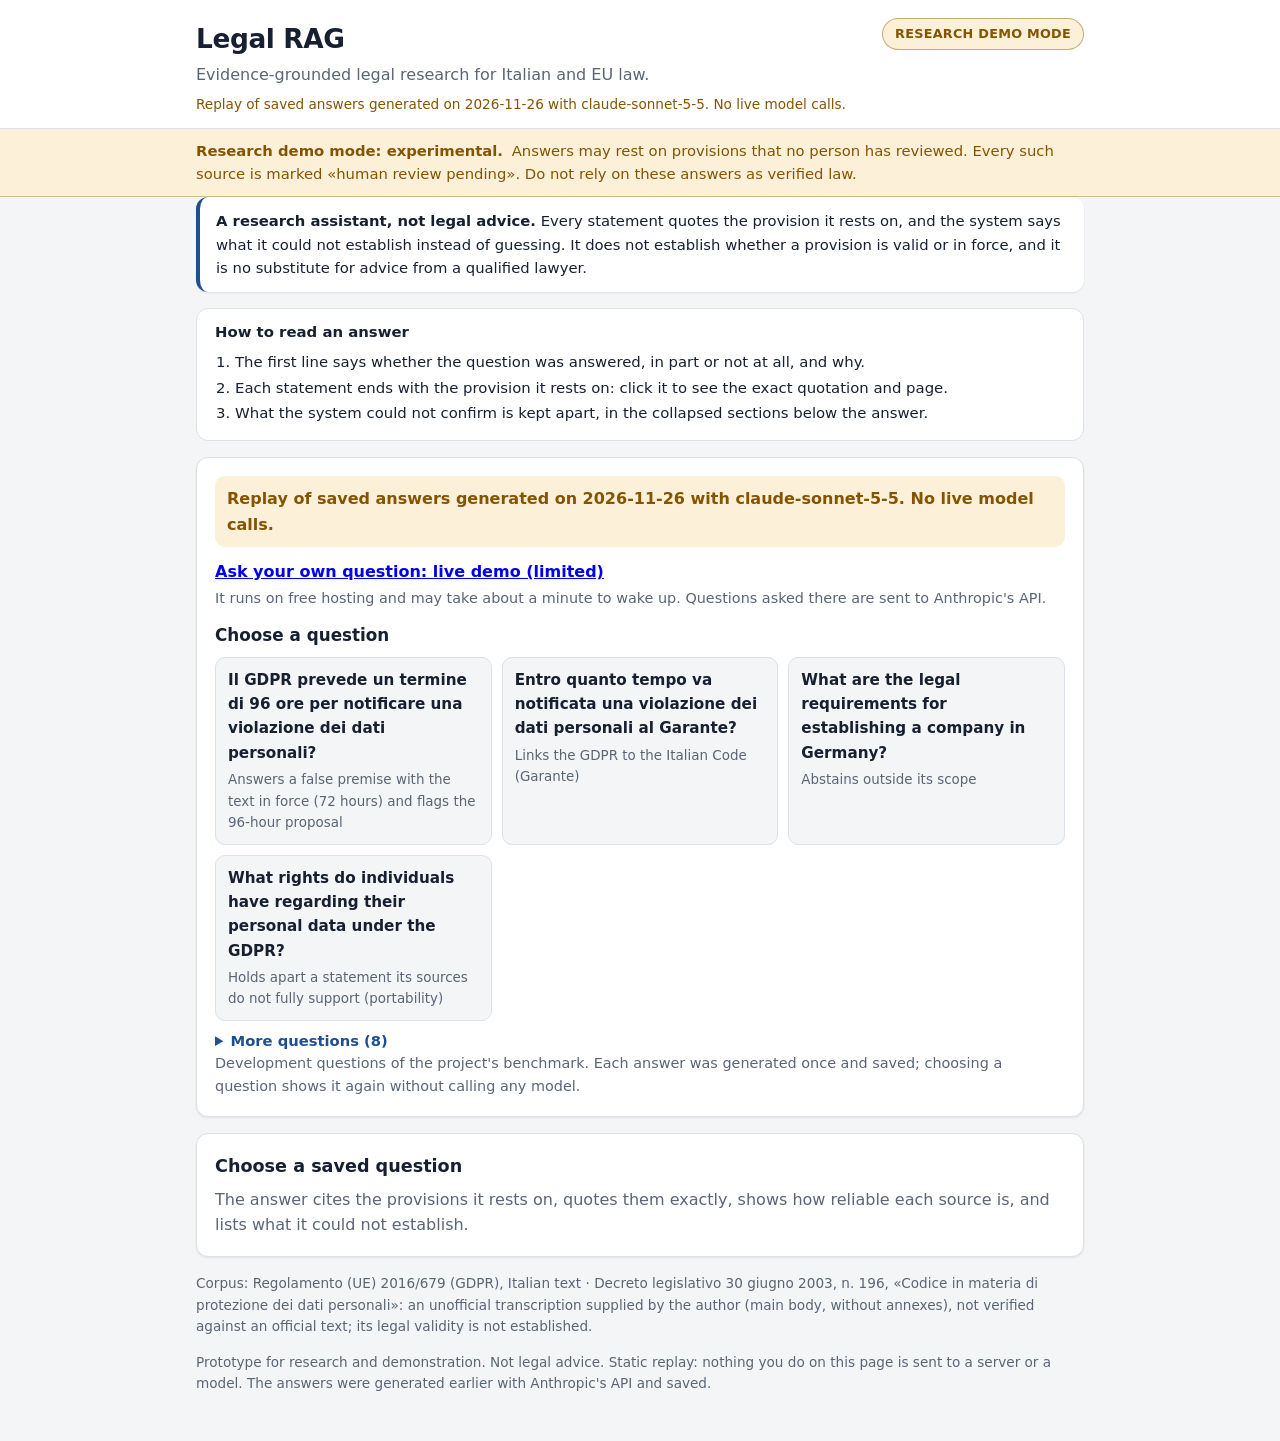
<file: demo/replay/index.html>
<!doctype html>
<html lang="en" data-replay="replay.json">
<head>
  <meta charset="utf-8">
  <meta http-equiv="Content-Security-Policy" content="default-src 'self'; base-uri 'none'; form-action 'none'; object-src 'none'">
  <meta name="viewport" content="width=device-width, initial-scale=1">
  <title>Legal RAG</title>
  <meta name="description" content="Evidence-grounded legal research for Italian and EU law.">
  <link rel="stylesheet" href="app.css">
  <script src="app.js" defer></script>
</head>
<body>
  <header class="site-header">
    <div class="wrap header-row">
      <div>
        <h1 class="brand">Legal RAG</h1>
        <p class="tagline">Evidence-grounded legal research for Italian and EU law.</p>
      </div>
      <span id="mode-pill" class="mode-pill verified" aria-live="polite">Verified mode</span>
    </div>
    <div class="wrap">
      <p id="status" class="status" aria-live="polite">Loading the saved answers…</p>
    </div>
  </header>

  <div id="research-warning" class="research-warning" role="alert" hidden>
    <div class="wrap">
      <strong>Research demo mode: experimental.</strong>
      Answers may rest on provisions that no person has reviewed. Every such source is marked
      «human review pending». Do not rely on these answers as verified law.
    </div>
  </div>

  <main class="wrap">
    <aside class="notice" role="note">
      <strong>A research assistant, not legal advice.</strong>
      Every statement quotes the provision it rests on, and the system says what it could not
      establish instead of guessing. It does not establish whether a provision is valid or in
      force, and it is no substitute for advice from a qualified lawyer.
    </aside>

    <aside id="public-notice" class="public-notice" role="note" hidden>
      <strong>Your question is sent to Anthropic's API.</strong>
      The question and the provisions retrieved for it are sent to Anthropic's API for analysis,
      generation and verification. Do not include personal data: no names, contact details or
      facts of a real case.
      <span id="public-limits"></span>
      <a id="public-replay" href="#" target="_blank" rel="noopener">Saved answers (replay, no model calls)</a>
    </aside>

    <aside class="howto" role="note">
      <strong>How to read an answer</strong>
      <ol>
        <li>The first line says whether the question was answered, in part or not at all, and why.</li>
        <li>Each statement ends with the provision it rests on: click it to see the exact quotation and page.</li>
        <li>What the system could not confirm is kept apart, in the collapsed sections below the answer.</li>
      </ol>
    </aside>

    <form id="ask-form" class="card ask-card" novalidate>
      <fieldset class="modes">
        <legend class="label">Mode</legend>
        <label class="mode-option">
          <input type="radio" name="mode" value="verified" checked>
          <span><strong>Verified</strong>
            <small>Only provisions that have passed human review can be cited.</small></span>
        </label>
        <label class="mode-option research">
          <input type="radio" name="mode" value="research">
          <span><strong>Research demo</strong>
            <small>Also provisions pending human review, each marked. Experimental.</small></span>
        </label>
      </fieldset>
      <label id="ack-row" class="ack" hidden>
        <input type="checkbox" id="ack">
        <span>I understand that research answers may rest on unreviewed sources and are not
          verified.</span>
      </label>

      <label for="question" class="label">Your question</label>
      <textarea id="question" name="question" rows="5" maxlength="2000" required
        placeholder="Ask in Italian or English, e.g.: Entro quanto tempo il titolare deve notificare una violazione dei dati personali all'autorità di controllo?"></textarea>
      <div class="form-row">
        <span id="counter" class="muted">0 / 2000</span>
        <span class="muted">Enter to ask · Shift+Enter for a new line</span>
      </div>
      <div class="examples">
        <span class="muted">Try:</span>
        <button type="button" class="chip example">When is a personal data breach required to be notified to the Italian Data Protection Authority?</button>
        <button type="button" class="chip example" lang="it">Che cos'è una violazione dei dati personali?</button>
        <button type="button" class="chip example" lang="it">Quando il titolare deve comunicare una violazione dei dati personali agli interessati?</button>
        <button type="button" class="chip example" lang="it">Qual è l'età minima per il consenso del minore ai servizi della società dell'informazione in Italia?</button>
      </div>
      <div class="actions">
        <button type="submit" id="ask" class="button primary">Ask</button>
        <button type="button" id="reset" class="button secondary" hidden>New question</button>
      </div>
    </form>

    <section id="state" aria-live="polite"></section>
    <p id="announce" class="sr-only" aria-live="polite"></p>

    <section id="empty" class="card empty">
      <h2>Ask a question about the GDPR or the Italian Privacy Code</h2>
      <p class="muted">The answer cites the provisions it rests on, quotes them exactly, shows
        how reliable each source is, and lists what it could not establish. When the evidence is
        not enough, the system abstains and says why.</p>
    </section>

    <section id="result" hidden></section>
  </main>

  <footer class="wrap site-footer">
    <p id="corpus" class="muted"></p>
    <p id="footer-note" class="muted">Prototype for research and demonstration. Not legal advice. Static replay: nothing you do on this page is sent to a server or a model. The answers were generated earlier with Anthropic's API and saved.</p>
  </footer>
</body>
</html>
</file>
<file: demo/replay/app.css>
:root {
  --bg: #f4f5f7;
  --surface: #ffffff;
  --text: #172030;
  --muted: #5a6575;
  --border: #dce1e7;
  --accent: #1d4f91;
  --accent-soft: #e8eef7;
  --accent-text: #ffffff;
  --ok: #1b6e48;
  --ok-bg: #e6f4ec;
  --warn: #855400;
  --warn-bg: #fcf1d8;
  --stop: #9f3127;
  --stop-bg: #fbe8e5;
  --quote-bg: #f2f4f8;
  --radius: 12px;
  --shadow: 0 1px 2px rgba(16, 24, 40, 0.05), 0 1px 3px rgba(16, 24, 40, 0.04);
  color-scheme: light;
}

@media (prefers-color-scheme: dark) {
  :root {
    --bg: #11151b;
    --surface: #181e27;
    --text: #e3e7ed;
    --muted: #98a3b2;
    --border: #2a3340;
    --accent: #79aef0;
    --accent-soft: #1d2a3b;
    --accent-text: #0c1016;
    --ok: #74d3a5;
    --ok-bg: #15302a;
    --warn: #efc36d;
    --warn-bg: #372d16;
    --stop: #f09a90;
    --stop-bg: #3a1e1b;
    --quote-bg: #202834;
    --shadow: none;
    color-scheme: dark;
  }
}

* { box-sizing: border-box; }

body {
  margin: 0;
  background: var(--bg);
  color: var(--text);
  font: 16px/1.6 system-ui, -apple-system, "Segoe UI", Roboto, "Helvetica Neue", Arial, sans-serif;
}

.wrap { max-width: 920px; margin: 0 auto; padding: 0 16px; }

/* Header */
.site-header { background: var(--surface); border-bottom: 1px solid var(--border); padding: 18px 0 12px; }
.header-row { display: flex; justify-content: space-between; align-items: flex-start; gap: 12px; flex-wrap: wrap; }
.brand { margin: 0; font-size: 1.65rem; letter-spacing: -0.015em; }
.tagline { margin: 2px 0 6px; color: var(--muted); }
.status { margin: 0; font-size: 0.85rem; color: var(--muted); }
.status.warn { color: var(--warn); }
.status.stop { color: var(--stop); }
.mode-pill {
  font-size: 0.8rem; font-weight: 700; letter-spacing: 0.02em; text-transform: uppercase;
  border-radius: 999px; padding: 5px 12px; border: 1px solid transparent; white-space: nowrap;
}
.mode-pill.verified { background: var(--ok-bg); color: var(--ok); border-color: color-mix(in srgb, var(--ok) 35%, transparent); }
.mode-pill.research { background: var(--warn-bg); color: var(--warn); border-color: color-mix(in srgb, var(--warn) 45%, transparent); }
.research-warning { background: var(--warn-bg); color: var(--warn); border-bottom: 1px solid color-mix(in srgb, var(--warn) 35%, transparent); padding: 10px 0; font-size: 0.925rem; }
.research-warning strong { margin-right: 4px; }

main { padding-top: 20px; padding-bottom: 32px; }

.notice {
  border-left: 4px solid var(--accent);
  background: var(--surface);
  padding: 12px 16px;
  border-radius: var(--radius);
  margin-bottom: 16px;
  font-size: 0.925rem;
  box-shadow: var(--shadow);
}

.card {
  background: var(--surface);
  border: 1px solid var(--border);
  border-radius: var(--radius);
  padding: 18px;
  margin-bottom: 16px;
  box-shadow: var(--shadow);
}
.card > h2, .card > h3 { margin-top: 0; }
.empty h2 { font-size: 1.1rem; margin-bottom: 6px; }
.empty p { margin: 0; }

.label { display: block; font-weight: 650; margin-bottom: 6px; }

/* Mode selector */
.modes { border: 0; padding: 0; margin: 0 0 12px; display: grid; grid-template-columns: 1fr 1fr; gap: 8px; }
.modes legend { padding: 0; margin-bottom: 6px; }
.mode-option {
  display: flex; gap: 10px; align-items: flex-start;
  border: 1px solid var(--border); border-radius: 10px; padding: 10px 12px; cursor: pointer;
  background: var(--bg);
}
.mode-option small { display: block; color: var(--muted); font-size: 0.82rem; line-height: 1.4; }
.mode-option input { margin-top: 4px; accent-color: var(--accent); }
.mode-option:has(input:checked) { border-color: var(--accent); background: var(--accent-soft); }
.mode-option.research:has(input:checked) { border-color: var(--warn); background: var(--warn-bg); }
.ack {
  display: flex; gap: 10px; align-items: flex-start; margin: -2px 0 14px; padding: 10px 12px;
  border-radius: 10px; background: var(--warn-bg); color: var(--warn); font-size: 0.9rem;
}
.ack input { margin-top: 4px; accent-color: var(--warn); }

textarea {
  width: 100%;
  min-height: 120px;
  resize: vertical;
  font: inherit;
  font-size: 1.02rem;
  color: inherit;
  background: var(--bg);
  border: 1px solid var(--border);
  border-radius: 10px;
  padding: 12px 14px;
}
/* Replay of saved answers (src/web_replay.py) */
.replay-label { margin: 0 0 12px; padding: 10px 12px; border-radius: 10px; background: var(--warn-bg); color: var(--warn); font-weight: 600; }
.replay-select {
  width: 100%;
  max-width: 100%;
  font: inherit;
  color: inherit;
  background: var(--bg);
  border: 1px solid var(--border);
  border-radius: 10px;
  padding: 10px 12px;
  margin-bottom: 8px;
}
.replay-card p.muted { margin: 0; font-size: 0.9rem; }
.sr-only { position: absolute; width: 1px; height: 1px; padding: 0; margin: -1px; overflow: hidden; clip: rect(0, 0, 0, 0); white-space: nowrap; border: 0; }
.widened-note { display: block; margin-top: 4px; font-size: 0.88rem; font-style: normal; color: var(--muted); }
.replay-live { margin: 0 0 12px; font-weight: 600; }
.replay-live-note { display: block; margin-top: 2px; font-weight: 400; font-size: 0.9rem; color: var(--muted); }

textarea:focus-visible, button:focus-visible, a:focus-visible, summary:focus-visible, input:focus-visible, select:focus-visible {
  outline: 3px solid var(--accent);  /* solid: at least 3:1 against the page (WCAG 1.4.11) */
  outline-offset: 2px;
}

.form-row { display: flex; justify-content: space-between; gap: 8px; flex-wrap: wrap; margin: 6px 0 10px; font-size: 0.85rem; }
.muted { color: var(--muted); }

.examples { display: flex; flex-wrap: wrap; gap: 6px; align-items: center; margin-bottom: 14px; font-size: 0.85rem; }
.chip {
  font: inherit; font-size: 0.85rem; text-align: left;
  border: 1px solid var(--border); background: var(--bg); color: var(--text);
  border-radius: 999px; padding: 4px 11px; cursor: pointer;
}
.chip:hover { border-color: var(--accent); }

.actions { display: flex; gap: 8px; flex-wrap: wrap; }
.button { font: inherit; font-weight: 650; border-radius: 9px; padding: 10px 20px; cursor: pointer; border: 1px solid transparent; }
.button.primary { background: var(--accent); color: var(--accent-text); }
.button.secondary { background: transparent; color: var(--accent); border-color: var(--border); }
.button:disabled { opacity: 0.5; cursor: not-allowed; }

/* States */
.loading { display: flex; align-items: center; gap: 12px; }
.spinner {
  width: 20px; height: 20px; flex: none;
  border: 3px solid var(--border); border-top-color: var(--accent); border-radius: 50%;
  animation: spin 0.9s linear infinite;
}
@keyframes spin { to { transform: rotate(360deg); } }
@media (prefers-reduced-motion: reduce) { .spinner { animation: none; } }

.banner { border-radius: var(--radius); padding: 14px 18px; margin-bottom: 16px; border: 1px solid transparent; }
.banner h2 { margin: 0 0 2px; font-size: 1.2rem; display: flex; gap: 10px; align-items: center; flex-wrap: wrap; }
.banner p { margin: 6px 0 0; }
.banner.ok { background: var(--ok-bg); color: var(--ok); border-color: color-mix(in srgb, var(--ok) 30%, transparent); }
.banner.warn { background: var(--warn-bg); color: var(--warn); border-color: color-mix(in srgb, var(--warn) 30%, transparent); }
.banner.stop { background: var(--stop-bg); color: var(--stop); border-color: color-mix(in srgb, var(--stop) 30%, transparent); }
.banner .detail { color: var(--text); }

h3 { font-size: 1.02rem; margin: 0 0 12px; }

/* Answer */
.card p.summary { margin: 0 0 14px; font-size: 1.06rem; font-weight: 550; }
.answer p.statement { margin: 0 0 12px; font-size: 1.04rem; }
.answer p.statement:last-child { margin-bottom: 0; }
.direct { margin: 0 0 14px; padding: 10px 12px; border-left: 3px solid var(--accent); background: var(--bg); border-radius: 6px; }
.direct-label { margin: 0 0 4px; font-size: 0.82rem; color: var(--muted); }
.direct-label strong { font-size: 0.95rem; color: var(--text); }
.direct-text { margin: 0; font-size: 1.06rem; }
.direct-none { margin: 0 0 14px; font-size: 0.93rem; color: var(--warn); }
.basis-tag { color: var(--accent); }
.kind-tag { font-size: 0.72rem; font-weight: 700; text-transform: uppercase; letter-spacing: 0.04em; color: var(--muted); margin-right: 6px; }
.cite {
  display: inline-flex; gap: 4px; align-items: center; margin-left: 4px;
  font-size: 0.78rem; font-weight: 700; text-decoration: none; color: var(--accent);
  background: var(--accent-soft); border-radius: 6px; padding: 0 6px; white-space: nowrap;
}
.cite.unreviewed { color: var(--warn); background: var(--warn-bg); }
.cite:hover { text-decoration: underline; }

.claim { border-top: 1px solid var(--border); padding: 12px 0; }
.claim:first-of-type { border-top: 0; padding-top: 0; }
.claim-text { margin: 0 0 8px; font-weight: 550; }
.meta { display: flex; flex-wrap: wrap; gap: 6px; font-size: 0.78rem; margin-bottom: 8px; }
.badge { border-radius: 999px; padding: 2px 9px; border: 1px solid var(--border); color: var(--muted); white-space: nowrap; }
.badge.ok { color: var(--ok); border-color: color-mix(in srgb, var(--ok) 40%, transparent); background: var(--ok-bg); }
.badge.warn { color: var(--warn); border-color: color-mix(in srgb, var(--warn) 40%, transparent); background: var(--warn-bg); }
.badge.stop { color: var(--stop); border-color: color-mix(in srgb, var(--stop) 40%, transparent); background: var(--stop-bg); }

blockquote {
  margin: 6px 0; padding: 8px 12px; background: var(--quote-bg);
  border-left: 3px solid var(--accent); border-radius: 6px; font-size: 0.94rem;
}
blockquote.unreviewed { border-left-color: var(--warn); }

ul.plain { margin: 0; padding-left: 18px; }
ul.plain li { margin: 5px 0; }
.caveat-research { color: var(--warn); font-weight: 600; }

/* Sources */
.source { border-top: 1px solid var(--border); padding: 14px 0; scroll-margin-top: 16px; }
.source:first-of-type { border-top: 0; padding-top: 0; }
.source.unreviewed { border-left: 3px solid var(--warn); padding-left: 12px; }
.source:target { background: color-mix(in srgb, var(--accent) 7%, transparent); }
.source-title { margin: 0 0 4px; font-weight: 650; }
.kv { display: grid; grid-template-columns: max-content 1fr; gap: 3px 14px; font-size: 0.86rem; margin: 8px 0; }
.kv dt { color: var(--muted); }
.kv dd { margin: 0; overflow-wrap: anywhere; }
code, .mono { font-family: ui-monospace, SFMono-Regular, Menlo, Consolas, monospace; font-size: 0.8rem; }
.statements { font-size: 0.86rem; }

details { margin-top: 8px; }

/* The public live demo */
.public-notice { background: var(--warn-bg); color: var(--text); border: 1px solid color-mix(in srgb, var(--warn) 35%, transparent); border-radius: var(--radius); padding: 12px 18px; margin-bottom: 16px; font-size: 0.93rem; }
.public-notice strong { color: var(--warn); }
.public-notice #public-limits { display: block; margin-top: 6px; color: var(--muted); }

/* The simple view */
.howto { background: var(--surface); border: 1px solid var(--border); border-radius: var(--radius); padding: 12px 18px; margin-bottom: 16px; font-size: 0.93rem; }
.howto ol { margin: 6px 0 0; padding-left: 20px; }
.howto li { margin: 2px 0; }
.banner p.question { margin: 0 0 6px; color: var(--text); font-size: 1.02rem; font-weight: 550; }
.notices { list-style: none; margin: -6px 0 16px; padding: 0; font-size: 0.88rem; color: var(--muted); }
.notices li { padding: 2px 0 2px 14px; position: relative; }
.notices li::before { content: "•"; position: absolute; left: 2px; }
.notices li.caveat-research { color: var(--warn); }
.answer .statement { margin: 0 0 12px; }
.answer .statement > p { margin: 0; font-size: 1.04rem; line-height: 1.55; }
.answer .statement:last-child { margin-bottom: 0; }
.chip-cite {
  font: inherit; font-size: 0.8rem; font-weight: 600; cursor: pointer; white-space: nowrap;
  margin: 0 4px 0 0; padding: 1px 9px; border-radius: 999px; vertical-align: 1px;
  color: var(--accent); background: var(--accent-soft); border: 1px solid color-mix(in srgb, var(--accent) 30%, transparent);
}
.chip-cite.unreviewed { color: var(--warn); background: var(--warn-bg); border-color: color-mix(in srgb, var(--warn) 35%, transparent); }
.chip-cite[aria-expanded="true"] { box-shadow: inset 0 0 0 1px currentColor; }
.pending-mark { font-size: 0.68rem; font-weight: 600; margin-left: 6px; opacity: 0.85; text-transform: lowercase; }
.quote-panel { margin: 8px 0 4px; padding: 10px 12px; border-left: 3px solid var(--accent); background: var(--quote-bg); border-radius: 0 8px 8px 0; }
.quote-panel blockquote { margin: 0 0 6px; font-style: italic; }
.quote-panel p { margin: 0; font-size: 0.85rem; }
.missing { margin-top: 14px; padding-top: 10px; border-top: 1px solid var(--border); }
.card.fold { padding: 4px 18px; }
.card.fold > details { margin: 0; }
.card.fold > details > summary { padding: 10px 0; font-size: 0.98rem; }
.fold-body { padding-bottom: 12px; }
.picks { display: grid; grid-template-columns: repeat(auto-fit, minmax(240px, 1fr)); gap: 10px; margin: 8px 0; }
.pick {
  font: inherit; text-align: left; cursor: pointer; display: flex; flex-direction: column; gap: 4px;
  padding: 10px 12px; border-radius: 10px; color: var(--text); background: var(--bg); border: 1px solid var(--border);
}
.pick:hover, .pick[aria-pressed="true"] { border-color: var(--accent); background: var(--accent-soft); }
.pick-question { font-weight: 600; font-size: 0.95rem; }
.pick-note { font-size: 0.84rem; color: var(--muted); }
.picks-title { font-size: 1.05rem; margin: 4px 0 0; }
.more-questions > summary { font-size: 0.92rem; }
summary { cursor: pointer; color: var(--accent); font-size: 0.92rem; font-weight: 550; }
details[open] > summary { margin-bottom: 8px; }
pre.source-text {
  white-space: pre-wrap; overflow-wrap: anywhere; background: var(--quote-bg);
  border-radius: 6px; padding: 10px 12px; max-height: 420px; overflow: auto;
  font: 0.88rem/1.55 system-ui, -apple-system, "Segoe UI", Roboto, sans-serif;
}

/* Transparency */
.table-wrap { overflow-x: auto; margin: 6px 0 12px; }
table { border-collapse: collapse; width: 100%; font-size: 0.84rem; }
th, td { text-align: left; padding: 6px 8px; border-bottom: 1px solid var(--border); vertical-align: top; }
th { color: var(--muted); font-weight: 600; white-space: nowrap; }
.subhead { font-size: 0.9rem; font-weight: 650; margin: 14px 0 6px; }

.site-footer { padding-bottom: 32px; font-size: 0.85rem; }

@media (max-width: 600px) {
  .brand { font-size: 1.4rem; }
  .modes { grid-template-columns: 1fr; }
  .kv { grid-template-columns: 1fr; }
  .kv dt { margin-top: 4px; }
  .button { flex: 1 1 auto; }
  .card { padding: 14px; }
}
</file>
